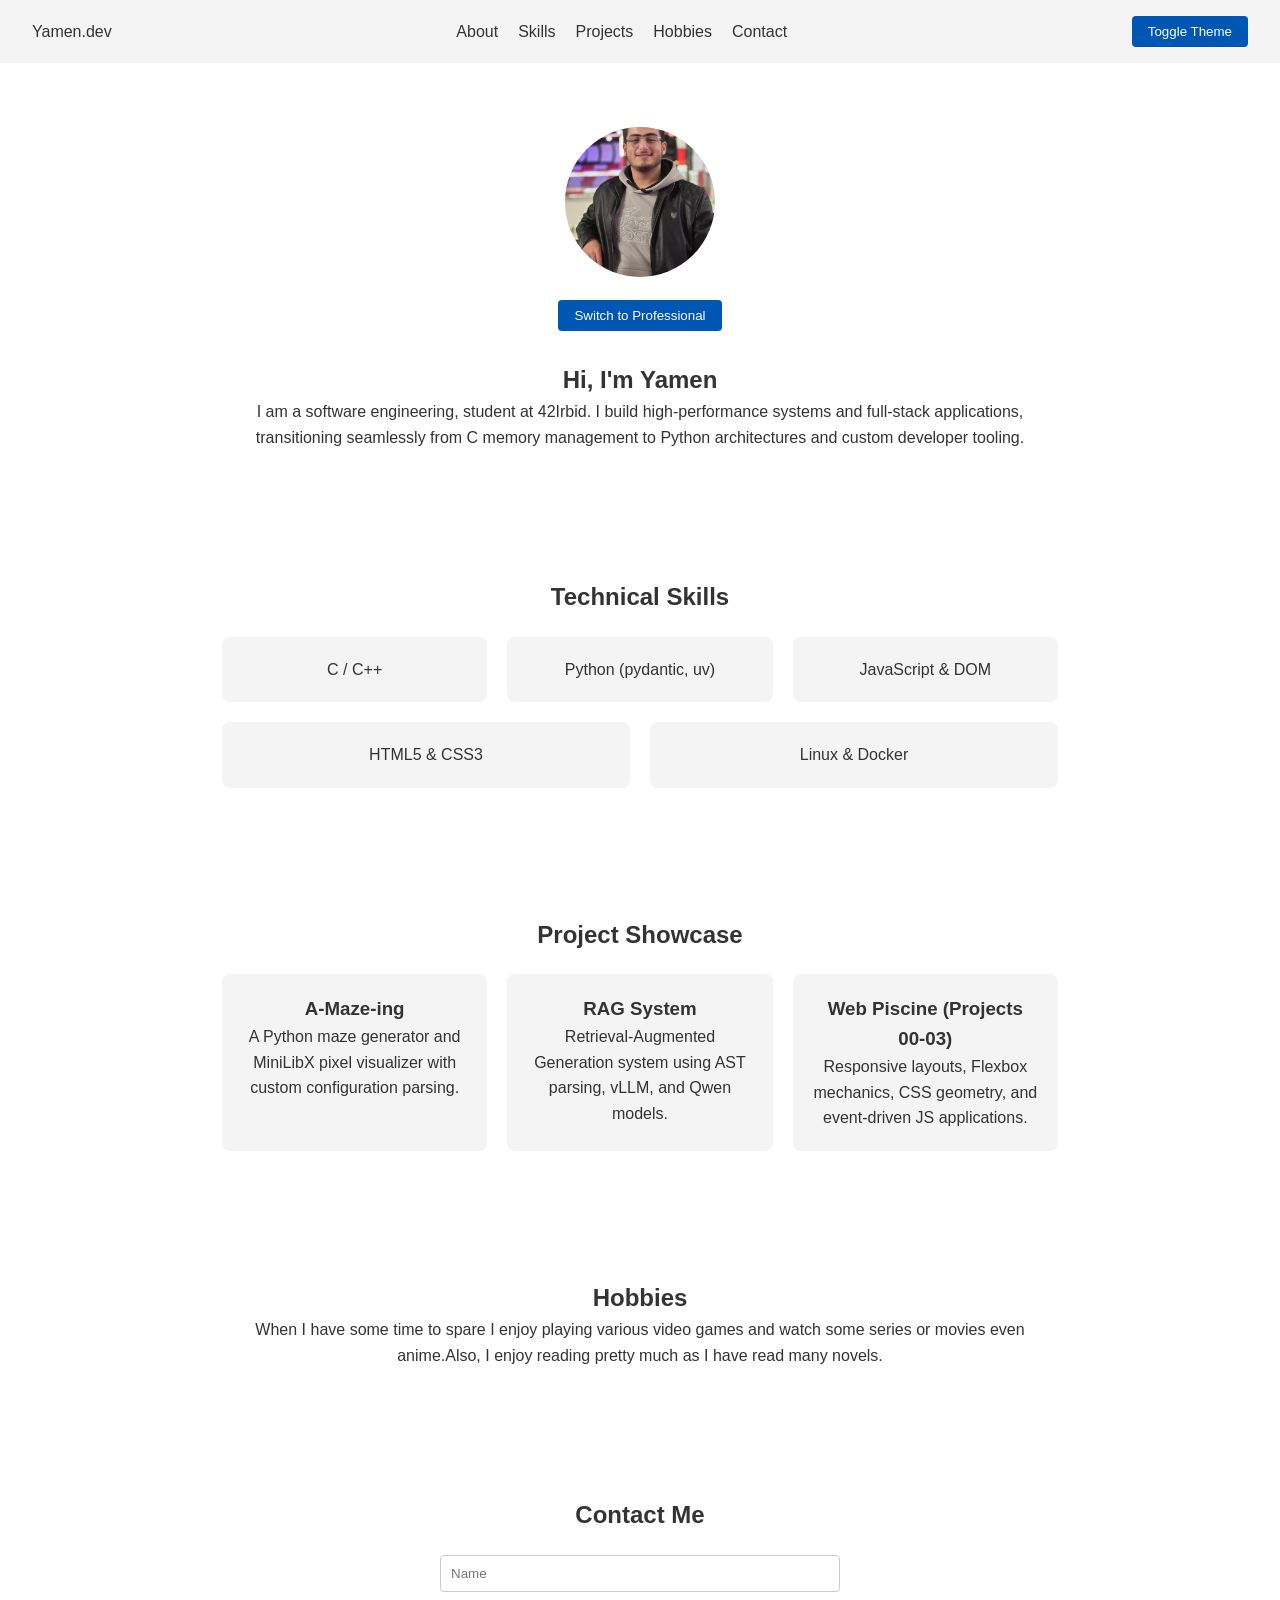
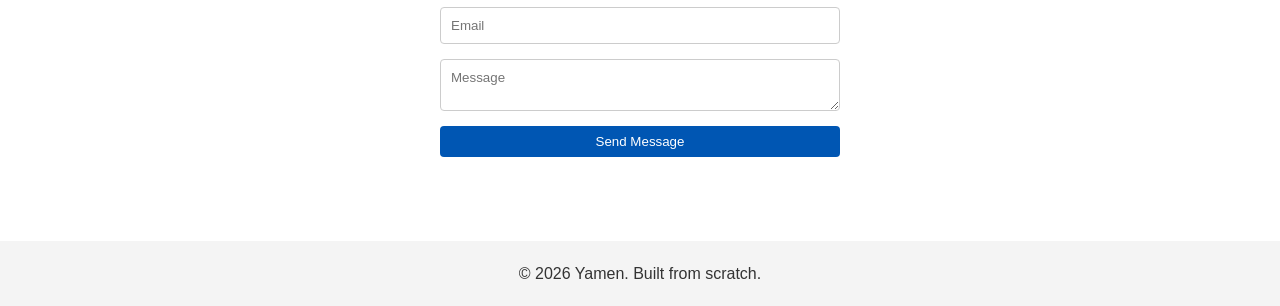
<file: bounce1/index.html>
<!DOCTYPE html>
<html lang="en">
<head>
    <meta charset="UTF-8">
    <meta name="viewport" content="width=device-width, initial-scale=1.0">
    <title>Yamen - Software Engineer</title>
    <link rel="stylesheet" href="style.css">
    <script src="script.js" defer></script>
</head>
<body>
    <header>
        <nav class="navbar">
            <div class="logo">Yamen.dev</div>
            <ul class="nav-links">
                <li><a href="#about">About</a></li>
                <li><a href="#skills">Skills</a></li>
                <li><a href="#projects">Projects</a></li>
                <li><a href="#hobbies">Hobbies</a></li>
                <li><a href="#contact">Contact</a></li>
            </ul>
            <button id="theme-toggle">Toggle Theme</button>
        </nav>
    </header>

    <main>
        <section id="about" class="section">
            <div class="avatar-container">
                <img src="assets/casual.jpg" alt="Yamen" id="avatar-img" class="profile-photo smooth-transition">
                <br>
                <button id="switch-avatar-btn">Switch to Professional</button>
            </div>
            
            <h1>Hi, I'm Yamen</h1>
            <p>I am a software engineering, student at 42Irbid. I build high-performance systems and full-stack applications, transitioning seamlessly from C memory management to Python architectures and custom developer tooling.</p>
        </section>

        <section id="skills" class="section">
            <h2>Technical Skills</h2>
            <div class="skills-grid">
                <div class="skill-card">C / C++</div>
                <div class="skill-card">Python (pydantic, uv)</div>
                <div class="skill-card">JavaScript & DOM</div>
                <div class="skill-card">HTML5 & CSS3</div>
                <div class="skill-card">Linux & Docker</div>
            </div>
        </section>

        <section id="projects" class="section">
            <h2>Project Showcase</h2>
            <div class="project-grid">
                <div class="project-card">
                    <h3>A-Maze-ing</h3>
                    <p>A Python maze generator and MiniLibX pixel visualizer with custom configuration parsing.</p>
                </div>
                <div class="project-card">
                    <h3>RAG System</h3>
                    <p>Retrieval-Augmented Generation system using AST parsing, vLLM, and Qwen models.</p>
                </div>
                <div class="project-card">
                    <h3>Web Piscine (Projects 00-03)</h3>
                    <p>Responsive layouts, Flexbox mechanics, CSS geometry, and event-driven JS applications.</p>
                </div>
            </div>
        </section>

        <section id="hobbies" class="section">
            <h2>Hobbies</h2>
            <p>When I have some time to spare I enjoy playing various video games and watch some series or movies even anime.Also, I enjoy reading pretty much as I have read many novels.</p>
        </section>

        <section id="contact" class="section">
            <h2>Contact Me</h2>
            <form class="contact-form">
                <input type="text" placeholder="Name" required>
                <input type="email" placeholder="Email" required>
                <textarea placeholder="Message" required></textarea>
                <button type="submit">Send Message</button>
            </form>
        </section>
    </main>

    <footer>
        <p>&copy; 2026 Yamen. Built from scratch.</p>
    </footer>
</body>
</html>
</file>
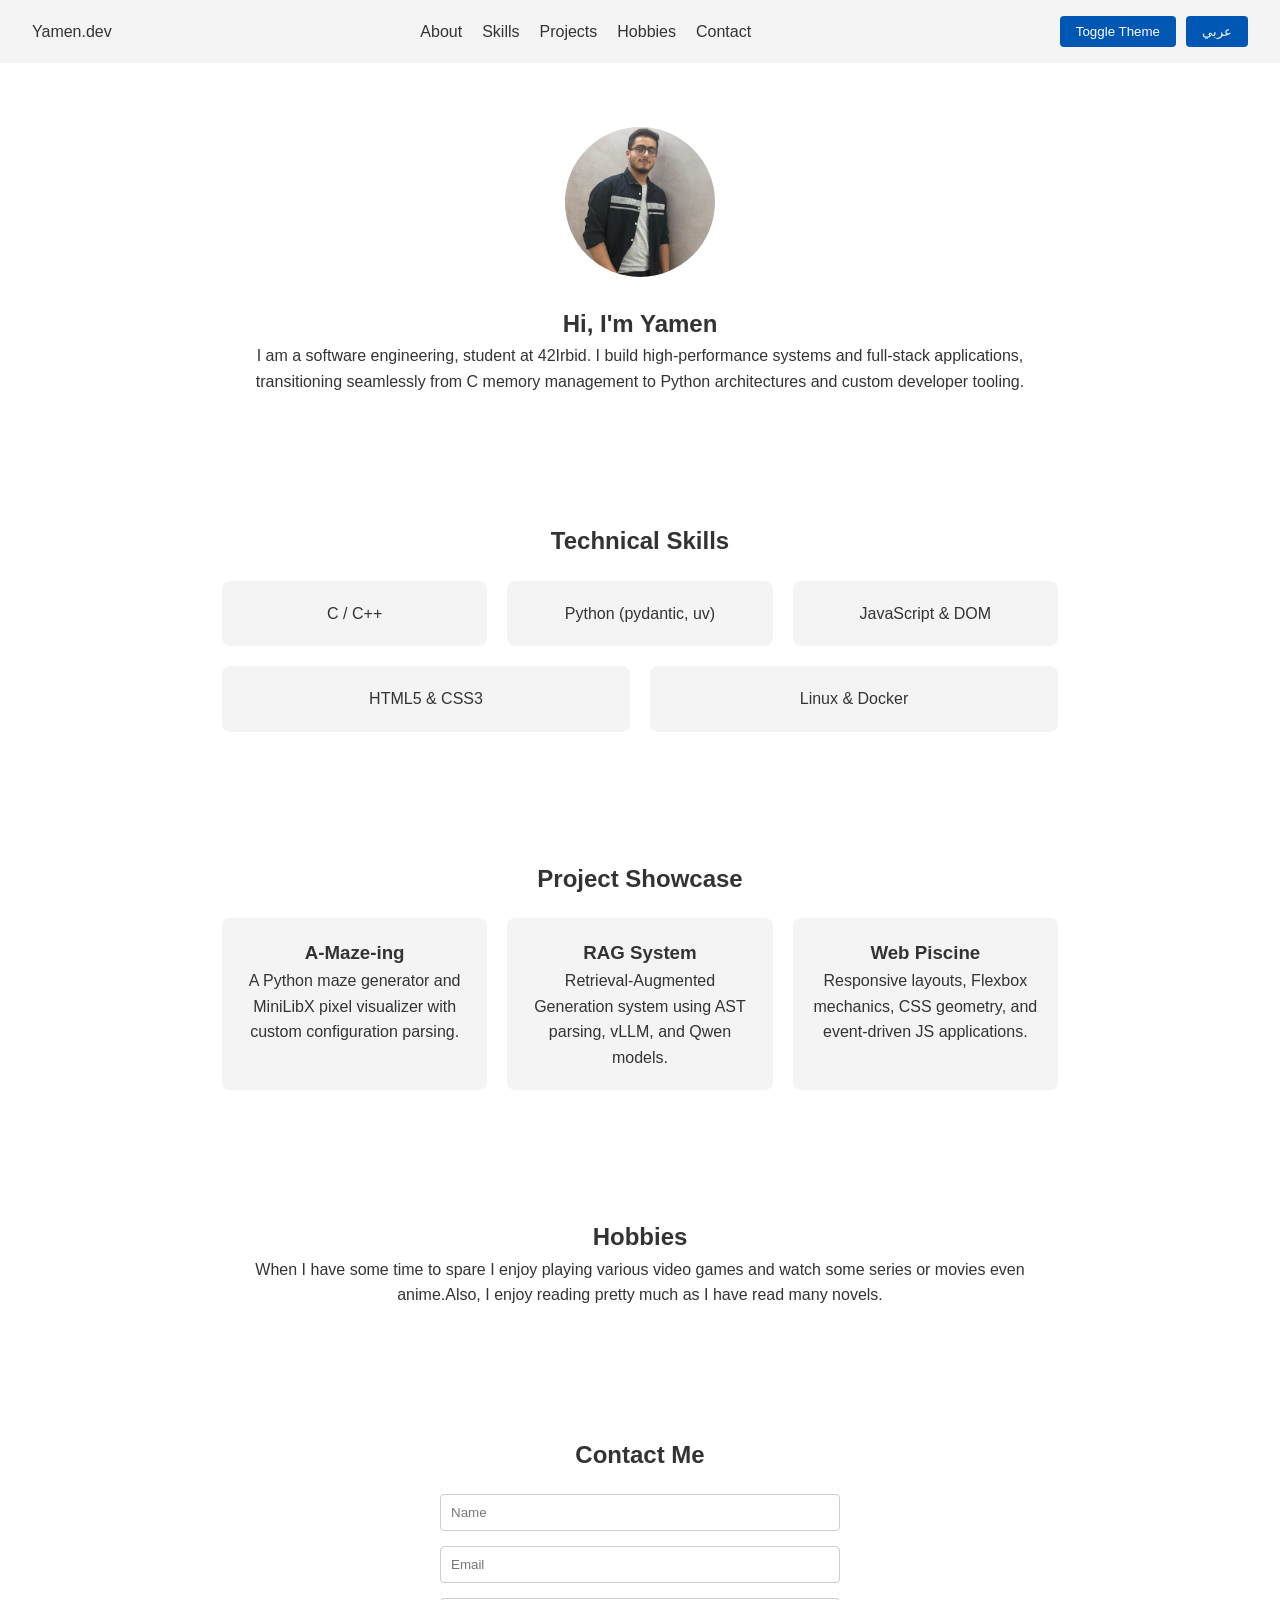
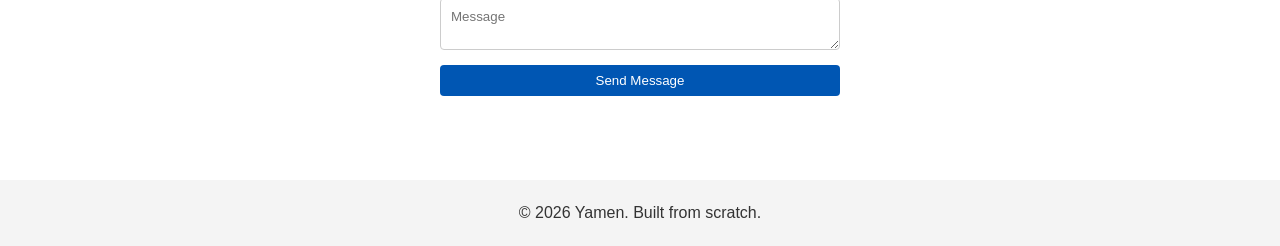
<file: bounce2/index.html>
<!DOCTYPE html>
<html lang="en" dir="ltr" id="html-root">
<head>
    <meta charset="UTF-8">
    <meta name="viewport" content="width=device-width, initial-scale=1.0">
    <title id="page-title">Yamen - Software Engineer</title>
    <link rel="stylesheet" href="style.css">
    <script src="script.js" defer></script>
</head>
<body>
    <header>
        <nav class="navbar">
            <div class="logo">Yamen.dev</div>
            <ul class="nav-links">
                <li><a href="#about" id="nav-about">About</a></li>
                <li><a href="#skills" id="nav-skills">Skills</a></li>
                <li><a href="#projects" id="nav-projects">Projects</a></li>
                <li><a href="#hobbies" id="nav-hobbies">Hobbies</a></li>
                <li><a href="#contact" id="nav-contact">Contact</a></li>
            </ul>
            <div class="nav-buttons">
                <button id="theme-toggle">Toggle Theme</button>
                <button id="lang-toggle">عربي</button>
            </div>
        </nav>
    </header>

    <main>
        <section id="about" class="section">
            <img src="assets/profile.jpg" alt="Yamen" class="profile-photo">
            <h1 id="hero-title">Hi, I'm Yamen</h1>
            <p id="hero-desc">I am a software engineering, student at 42Irbid. I build high-performance systems and full-stack applications, transitioning seamlessly from C memory management to Python architectures and custom developer tooling.</p>
        </section>

        <section id="skills" class="section">
            <h2 id="skills-title">Technical Skills</h2>
            <div class="skills-grid">
                <div class="skill-card">C / C++</div>
                <div class="skill-card">Python (pydantic, uv)</div>
                <div class="skill-card">JavaScript & DOM</div>
                <div class="skill-card">HTML5 & CSS3</div>
                <div class="skill-card">Linux & Docker</div>
            </div>
        </section>

        <section id="projects" class="section">
            <h2 id="projects-title">Project Showcase</h2>
            <div class="project-grid">
                <div class="project-card">
                    <h3>A-Maze-ing</h3>
                    <p id="proj1-desc">A Python maze generator and MiniLibX pixel visualizer with custom configuration parsing.</p>
                </div>
                <div class="project-card">
                    <h3>RAG System</h3>
                    <p id="proj2-desc">Retrieval-Augmented Generation system using AST parsing, vLLM, and Qwen models.</p>
                </div>
                <div class="project-card">
                    <h3 id="proj3-title">Web Piscine</h3>
                    <p id="proj3-desc">Responsive layouts, Flexbox mechanics, CSS geometry, and event-driven JS applications.</p>
                </div>
            </div>
        </section>

        <section id="hobbies" class="section">
            <h2 id="hobbies-title">Hobbies</h2>
            <p id="hobbies-desc">When I have some time to spare I enjoy playing various video games and watch some series or movies even anime.Also, I enjoy reading pretty much as I have read many novels.</p>
        </section>

        <section id="contact" class="section">
            <h2 id="contact-title">Contact Me</h2>
            <form class="contact-form">
                <input type="text" id="form-name" placeholder="Name" required>
                <input type="email" id="form-email" placeholder="Email" required>
                <textarea id="form-msg" placeholder="Message" required></textarea>
                <button type="submit" id="form-submit">Send Message</button>
            </form>
        </section>
    </main>

    <footer>
        <p id="footer-text">&copy; 2026 Yamen. Built from scratch.</p>
    </footer>
</body>
</html>
</file>
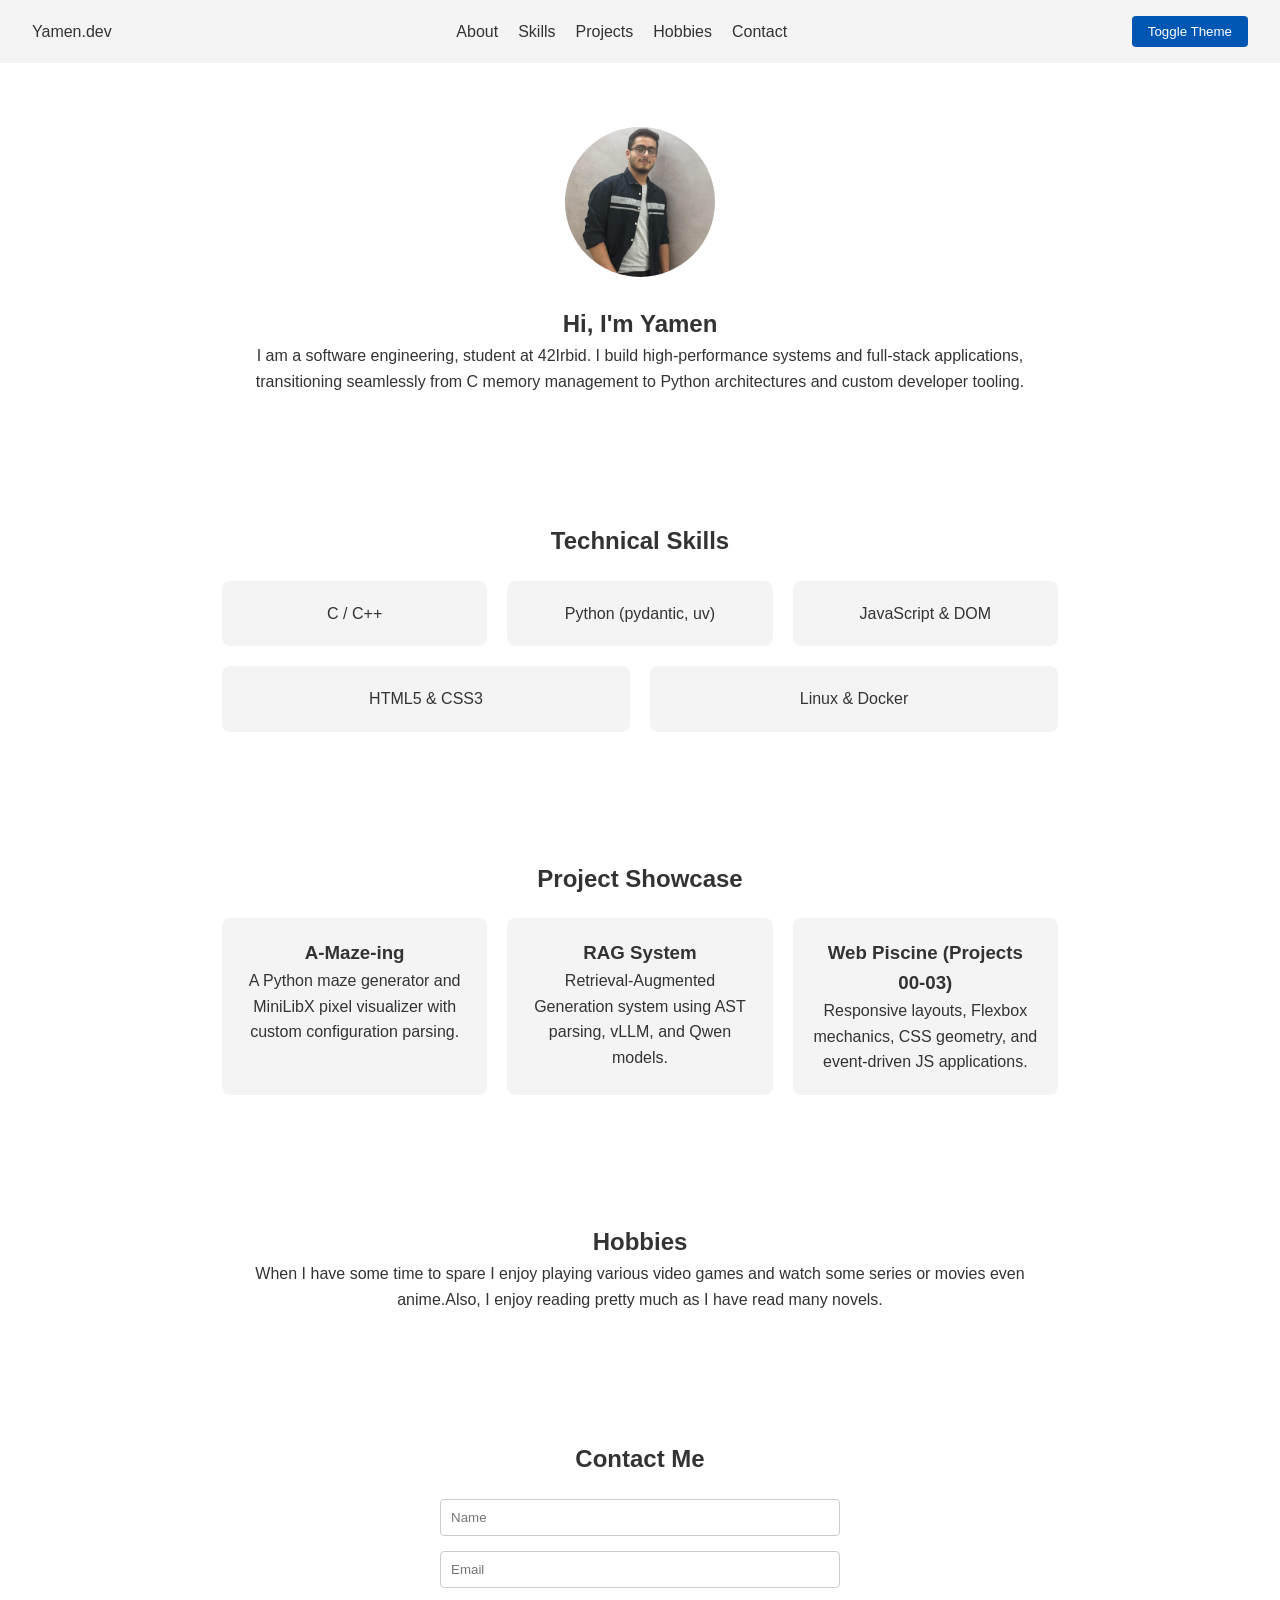
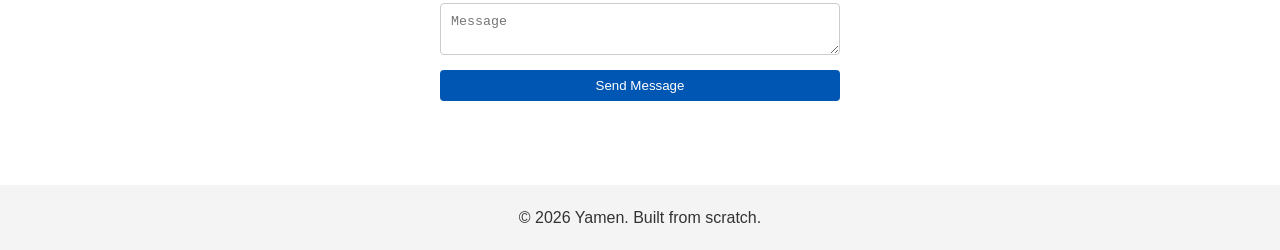
<file: ex00/index.html>
<!DOCTYPE html>
<html lang="en">
<head>
    <meta charset="UTF-8">
    <meta name="viewport" content="width=device-width, initial-scale=1.0">
    <title>Yamen - Software Engineer</title>
    <link rel="stylesheet" href="style.css">
    <script src="script.js" defer></script>
</head>
<body>
    <header>
        <nav class="navbar">
            <div class="logo">Yamen.dev</div>
            <ul class="nav-links">
                <li><a href="#about">About</a></li>
                <li><a href="#skills">Skills</a></li>
                <li><a href="#projects">Projects</a></li>
                <li><a href="#hobbies">Hobbies</a></li>
                <li><a href="#contact">Contact</a></li>
            </ul>
            <button id="theme-toggle">Toggle Theme</button>
        </nav>
    </header>

    <main>
        <section id="about" class="section">
            <img src="assets/profile.jpg" alt="Yamen" class="profile-photo">
            <h1>Hi, I'm Yamen</h1>
            <p>I am a software engineering, student at 42Irbid. I build high-performance systems and full-stack applications, transitioning seamlessly from C memory management to Python architectures and custom developer tooling.</p>
        </section>

        <section id="skills" class="section">
            <h2>Technical Skills</h2>
            <div class="skills-grid">
                <div class="skill-card">C / C++</div>
                <div class="skill-card">Python (pydantic, uv)</div>
                <div class="skill-card">JavaScript & DOM</div>
                <div class="skill-card">HTML5 & CSS3</div>
                <div class="skill-card">Linux & Docker</div>
            </div>
        </section>

        <section id="projects" class="section">
            <h2>Project Showcase</h2>
            <div class="project-grid">
                <div class="project-card">
                    <h3>A-Maze-ing</h3>
                    <p>A Python maze generator and MiniLibX pixel visualizer with custom configuration parsing.</p>
                </div>
                <div class="project-card">
                    <h3>RAG System</h3>
                    <p>Retrieval-Augmented Generation system using AST parsing, vLLM, and Qwen models.</p>
                </div>
                <div class="project-card">
                    <h3>Web Piscine (Projects 00-03)</h3>
                    <p>Responsive layouts, Flexbox mechanics, CSS geometry, and event-driven JS applications.</p>
                </div>
            </div>
        </section>

        <section id="hobbies" class="section">
            <h2>Hobbies</h2>
            <p>When I have some time to spare I enjoy playing various video games and watch some series or movies even anime.Also, I enjoy reading pretty much as I have read many novels.</p>
        </section>

        <section id="contact" class="section">
            <h2>Contact Me</h2>
            <form class="contact-form">
                <input type="text" placeholder="Name" required>
                <input type="email" placeholder="Email" required>
                <textarea placeholder="Message" required></textarea>
                <button type="submit">Send Message</button>
            </form>
        </section>
    </main>

    <footer>
        <p>&copy; 2026 Yamen. Built from scratch.</p>
    </footer>
</body>
</html>
</file>
<file: bounce1/style.css>
:root {
    --bg-color: #ffffff;
    --text-color: #333333;
    --primary-color: #0056b3;
    --card-bg: #f4f4f4;
}

body.dark-theme {
    --bg-color: #1a1a1a;
    --text-color: #f0f0f0;
    --primary-color: #4da6ff;
    --card-bg: #2a2a2a;
}

* {
    margin: 0;
    padding: 0;
    box-sizing: border-box;
}

body {
    font-family: sans-serif;
    background-color: var(--bg-color);
    color: var(--text-color);
    transition: background-color 0.3s, color 0.3s;
    line-height: 1.6;
}

.navbar {
    display: flex;
    justify-content: space-between;
    align-items: center;
    padding: 1rem 2rem;
    background-color: var(--card-bg);
    position: sticky;
    top: 0;
    z-index: 100;
}

.nav-links {
    display: flex;
    gap: 20px;
    list-style: none;
}

.nav-links a {
    text-decoration: none;
    color: var(--text-color);
}

button {
    padding: 8px 16px;
    background-color: var(--primary-color);
    color: white;
    border: none;
    border-radius: 4px;
    cursor: pointer;
    font-family: inherit;
}

.section {
    padding: 4rem 2rem;
    max-width: 900px;
    margin: 0 auto;
    text-align: center;
}

.profile-photo {
    width: 150px;
    height: 150px;
    border-radius: 50%;
    object-fit: cover;
    margin-bottom: 15px;
}

.smooth-transition {
    transition: opacity 0.3s ease;
}

#switch-avatar-btn {
    margin-bottom: 30px;
}

.skills-grid, .project-grid {
    display: flex;
    flex-wrap: wrap;
    gap: 20px;
    justify-content: center;
    margin-top: 20px;
}

.skill-card, .project-card {
    background-color: var(--card-bg);
    padding: 20px;
    border-radius: 8px;
    flex: 1 1 250px;
}

.contact-form {
    display: flex;
    flex-direction: column;
    gap: 15px;
    max-width: 400px;
    margin: 20px auto;
}

.contact-form input, .contact-form textarea {
    padding: 10px;
    border: 1px solid #ccc;
    border-radius: 4px;
    font-family: inherit;
}

footer {
    text-align: center;
    padding: 20px;
    background-color: var(--card-bg);
}
</file>
<file: bounce2/style.css>
:root {
    --bg-color: #ffffff;
    --text-color: #333333;
    --primary-color: #0056b3;
    --card-bg: #f4f4f4;
}

body.dark-theme {
    --bg-color: #1a1a1a;
    --text-color: #f0f0f0;
    --primary-color: #4da6ff;
    --card-bg: #2a2a2a;
}

* {
    margin: 0;
    padding: 0;
    box-sizing: border-box;
}

body {
    font-family: sans-serif;
    background-color: var(--bg-color);
    color: var(--text-color);
    transition: background-color 0.3s, color 0.3s;
    line-height: 1.6;
}

.navbar {
    display: flex;
    justify-content: space-between;
    align-items: center;
    padding: 1rem 2rem;
    background-color: var(--card-bg);
    position: sticky;
    top: 0;
    z-index: 100;
}

.nav-links {
    display: flex;
    gap: 20px;
    list-style: none;
}

.nav-links a {
    text-decoration: none;
    color: var(--text-color);
}

.nav-buttons {
    display: flex;
    gap: 10px;
}

button {
    padding: 8px 16px;
    background-color: var(--primary-color);
    color: white;
    border: none;
    border-radius: 4px;
    cursor: pointer;
    font-family: inherit;
}

.section {
    padding: 4rem 2rem;
    max-width: 900px;
    margin: 0 auto;
    text-align: center;
}

.profile-photo {
    width: 150px;
    height: 150px;
    border-radius: 50%;
    object-fit: cover;
    margin-bottom: 20px;
}

.skills-grid, .project-grid {
    display: flex;
    flex-wrap: wrap;
    gap: 20px;
    justify-content: center;
    margin-top: 20px;
}

.skill-card, .project-card {
    background-color: var(--card-bg);
    padding: 20px;
    border-radius: 8px;
    flex: 1 1 250px;
}

.contact-form {
    display: flex;
    flex-direction: column;
    gap: 15px;
    max-width: 400px;
    margin: 20px auto;
}

.contact-form input, .contact-form textarea {
    padding: 10px;
    border: 1px solid #ccc;
    border-radius: 4px;
    font-family: inherit;
}

footer {
    text-align: center;
    padding: 20px;
    background-color: var(--card-bg);
}

html[dir="rtl"] .nav-links {
    flex-direction: row-reverse;
}
</file>
<file: ex00/style.css>
:root {
    --bg-color: #ffffff;
    --text-color: #333333;
    --primary-color: #0056b3;
    --card-bg: #f4f4f4;
}

body.dark-theme {
    --bg-color: #1a1a1a;
    --text-color: #f0f0f0;
    --primary-color: #4da6ff;
    --card-bg: #2a2a2a;
}

* {
    margin: 0;
    padding: 0;
    box-sizing: border-box;
}

body {
    font-family: sans-serif;
    background-color: var(--bg-color);
    color: var(--text-color);
    transition: background-color 0.3s, color 0.3s;
    line-height: 1.6;
}

.navbar {
    display: flex;
    justify-content: space-between;
    align-items: center;
    padding: 1rem 2rem;
    background-color: var(--card-bg);
    position: sticky;
    top: 0;
    z-index: 100;
}

.nav-links {
    display: flex;
    gap: 20px;
    list-style: none;
}

.nav-links a {
    text-decoration: none;
    color: var(--text-color);
}

button {
    padding: 8px 16px;
    background-color: var(--primary-color);
    color: white;
    border: none;
    border-radius: 4px;
    cursor: pointer;
}

.section {
    padding: 4rem 2rem;
    max-width: 900px;
    margin: 0 auto;
    text-align: center;
}

.profile-photo {
    width: 150px;
    height: 150px;
    border-radius: 50%;
    object-fit: cover;
    margin-bottom: 20px;
}

.skills-grid, .project-grid {
    display: flex;
    flex-wrap: wrap;
    gap: 20px;
    justify-content: center;
    margin-top: 20px;
}

.skill-card, .project-card {
    background-color: var(--card-bg);
    padding: 20px;
    border-radius: 8px;
    flex: 1 1 250px;
}

.contact-form {
    display: flex;
    flex-direction: column;
    gap: 15px;
    max-width: 400px;
    margin: 20px auto;
}

.contact-form input, .contact-form textarea {
    padding: 10px;
    border: 1px solid #ccc;
    border-radius: 4px;
}

footer {
    text-align: center;
    padding: 20px;
    background-color: var(--card-bg);
}

@media (max-width: 768px) {
    .navbar {
        flex-direction: column;
        gap: 15px;
    }
    .nav-links {
        flex-wrap: wrap;
        justify-content: center;
    }
}
</file>
